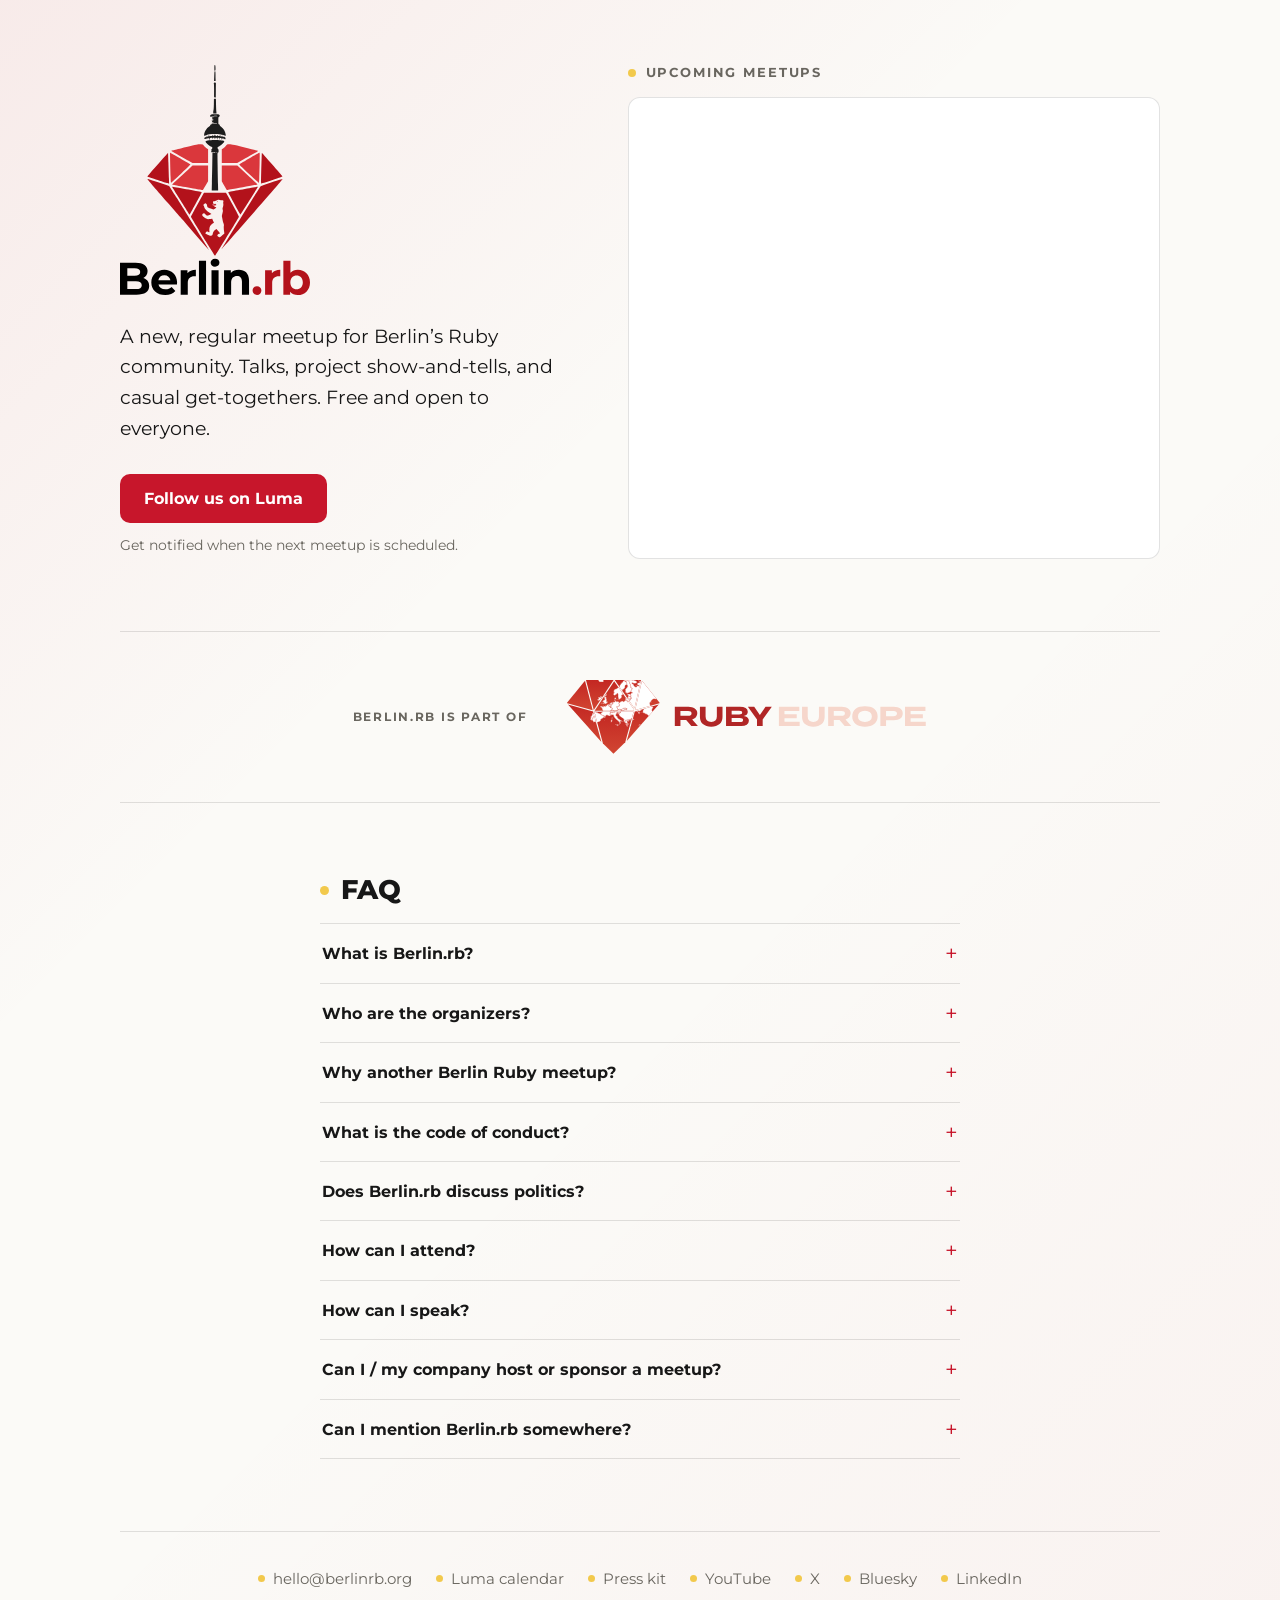
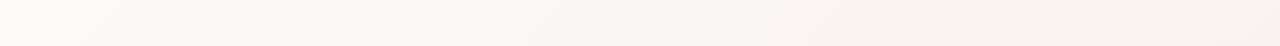
<file: index.html>
<!doctype html>
<html lang="en">
  <head>
    <meta charset="utf-8">
    <meta name="viewport" content="width=device-width, initial-scale=1">
    <title>Berlin.rb &middot; Ruby Meetup for the Berlin Ruby Community</title>
    <meta name="description" content="Berlin.rb is a regular Ruby meetup for the Berlin Ruby community. Talks, project show-and-tells, and casual get-togethers. Free and open to everyone.">
    <link rel="canonical" href="https://berlinrb.org/">
    <meta name="theme-color" content="#fbfaf7">
    <link rel="icon" href="assets/logo.svg" type="image/svg+xml">
    <link rel="apple-touch-icon" href="assets/apple-touch-icon.png">

    <meta property="og:type" content="website">
    <meta property="og:site_name" content="Berlin.rb">
    <meta property="og:locale" content="en_GB">
    <meta property="og:url" content="https://berlinrb.org/">
    <meta property="og:title" content="Berlin.rb &middot; Ruby Meetup for the Berlin Ruby Community">
    <meta property="og:description" content="Berlin.rb is a regular Ruby meetup for the Berlin Ruby community. Talks, project show-and-tells, and casual get-togethers. Free and open to everyone.">
    <meta property="og:image" content="https://berlinrb.org/assets/og.png">
    <meta property="og:image:type" content="image/png">
    <meta property="og:image:width" content="1200">
    <meta property="og:image:height" content="630">
    <meta property="og:image:alt" content="Berlin.rb: Ruby meetup for the Berlin Ruby community">

    <meta name="twitter:card" content="summary_large_image">
    <meta name="twitter:site" content="@berlinrb_org">
    <meta name="twitter:title" content="Berlin.rb &middot; Ruby Meetup for the Berlin Ruby Community">
    <meta name="twitter:description" content="Berlin.rb is a regular Ruby meetup for the Berlin Ruby community. Talks, project show-and-tells, and casual get-togethers. Free and open to everyone.">
    <meta name="twitter:image" content="https://berlinrb.org/assets/og.png">
    <meta name="twitter:image:alt" content="Berlin.rb: Ruby meetup for the Berlin Ruby community">
    <!-- Privacy-friendly analytics by Plausible -->
    <script async src="https://stats.paolino.me/js/pa-qYMtzApqYH7-B10ozGrEh.js"></script>
    <script>
      window.plausible=window.plausible||function(){(plausible.q=plausible.q||[]).push(arguments)},plausible.init=plausible.init||function(i){plausible.o=i||{}};
      plausible.init()
    </script>
    <link rel="preconnect" href="https://luma.com">
    <link rel="preconnect" href="https://fonts.googleapis.com">
    <link rel="preconnect" href="https://fonts.gstatic.com" crossorigin>
    <link href="https://fonts.googleapis.com/css2?family=Montserrat:wght@400;700;800&amp;display=swap" rel="stylesheet">
    <link rel="stylesheet" href="styles.css">
    <script type="application/ld+json">
    {
      "@context": "https://schema.org",
      "@graph": [
        {
          "@type": "Organization",
          "@id": "https://berlinrb.org/#organization",
          "name": "Berlin.rb",
          "alternateName": [
            "Berlin Ruby Meetup",
            "Berlin Ruby Community",
            "BerlinRB"
          ],
          "url": "https://berlinrb.org/",
          "description": "Berlin.rb is a regular Ruby meetup for the Berlin Ruby community. Talks, project show-and-tells, and casual get-togethers. Free and open to everyone.",
          "email": "hello@berlinrb.org",
          "logo": {
            "@type": "ImageObject",
            "url": "https://berlinrb.org/assets/logo.png",
            "width": 1200,
            "height": 1451
          },
          "image": "https://berlinrb.org/assets/og.png",
          "knowsAbout": [
            "Ruby",
            "Ruby on Rails",
            "Ruby programming language"
          ],
          "areaServed": {
            "@type": "City",
            "name": "Berlin",
            "address": {
              "@type": "PostalAddress",
              "addressLocality": "Berlin",
              "addressCountry": "DE"
            }
          },
          "sameAs": [
            "https://luma.com/berlinrb",
            "https://www.youtube.com/@berlinrb_org",
            "https://x.com/berlinrb_org",
            "https://bsky.app/profile/berlinrb.bsky.social",
            "https://www.linkedin.com/company/berlinrb"
          ]
        },
        {
          "@type": "WebSite",
          "@id": "https://berlinrb.org/#website",
          "url": "https://berlinrb.org/",
          "name": "Berlin.rb",
          "description": "Berlin.rb is a regular Ruby meetup for the Berlin Ruby community. Talks, project show-and-tells, and casual get-togethers. Free and open to everyone.",
          "inLanguage": "en",
          "publisher": {
            "@id": "https://berlinrb.org/#organization"
          }
        },
        {
          "@type": "FAQPage",
          "@id": "https://berlinrb.org/#faq",
          "url": "https://berlinrb.org/#faq",
          "name": "Berlin.rb · Ruby Meetup for the Berlin Ruby Community",
          "isPartOf": {
            "@id": "https://berlinrb.org/#website"
          },
          "about": {
            "@id": "https://berlinrb.org/#organization"
          },
          "inLanguage": "en",
          "mainEntity": [
            {
              "@type": "Question",
              "name": "What is Berlin.rb?",
              "acceptedAnswer": {
                "@type": "Answer",
                "text": "Berlin.rb is a new, regular meetup for people who work with or are interested in Ruby, based in Berlin. We host talks, project show-and-tells, and casual get-togethers for the local Ruby community."
              }
            },
            {
              "@type": "Question",
              "name": "Who are the organizers?",
              "acceptedAnswer": {
                "@type": "Answer",
                "text": "Berlin.rb is organized by Carmine Paolino, Riko Tertsch, Manuel Meurer, Viktor Schmidt, Mikita Pridorozhko, Stephen Margheim, Olga Borzenko, Chikahiro Tokoro, Leon Entrup, and Emma Rünzel."
              }
            },
            {
              "@type": "Question",
              "name": "Why another Berlin Ruby meetup?",
              "acceptedAnswer": {
                "@type": "Answer",
                "text": "Berlin already has a great, long-running official Ruby User Group, and we are big fans of what they do. But Berlin's Ruby community is large, and we believe the city can support more regular Ruby events again. With Berlin.rb, we want to create more opportunities for people working with (or simply curious about) Ruby to meet up, give talks, share what they are building, and spend time together."
              }
            },
            {
              "@type": "Question",
              "name": "What is the code of conduct?",
              "acceptedAnswer": {
                "@type": "Answer",
                "text": "Berlin.rb adopts the Ruby Community Conduct Guideline. It applies equally to attendees and organizers in our official channels and shared event spaces. Be tolerant of opposing views, avoid personal attacks and disparaging remarks, assume good intentions, and do not harass others. Anyone asked to stop unacceptable or disruptive behaviour is expected to comply. Organizers may ask anyone who does not comply to leave an event or official channel. If you experience or witness concerning conduct at a Berlin.rb event, tell an organizer in person or email hello@berlinrb.org."
              }
            },
            {
              "@type": "Question",
              "name": "Does Berlin.rb discuss politics?",
              "acceptedAnswer": {
                "@type": "Answer",
                "text": "Berlin.rb is a Ruby meetup, not a political forum. We take no political or ideological positions, and political discussions are not permitted in our official channels or shared event spaces. This includes controversies involving people or companies from the Ruby community. Nobody is required to demonstrate political alignment to participate. We care about people's interest in Ruby and their conduct towards others."
              }
            },
            {
              "@type": "Question",
              "name": "How can I attend?",
              "acceptedAnswer": {
                "@type": "Answer",
                "text": "Our meetups are free and open to anyone interested in Ruby, regardless of experience level. We use Luma to manage our meetups. Follow our Luma calendar at luma.com/berlinrb to be notified when a meetup is scheduled. We aim to choose wheelchair accessible venues for our meetups. If a meetup's accessibility is not mentioned in the description, just reach out beforehand and we will do what we can to make sure you are accommodated."
              }
            },
            {
              "@type": "Question",
              "name": "How can I speak at Berlin.rb?",
              "acceptedAnswer": {
                "@type": "Answer",
                "text": "We are always looking for speakers, whether it is a deep technical talk, a lightning talk about something you built, or a lessons learned story. Reach out to hello@berlinrb.org with a short pitch (a sentence or two is enough) and we will get back to you."
              }
            },
            {
              "@type": "Question",
              "name": "Can I or my company host or sponsor a meetup?",
              "acceptedAnswer": {
                "@type": "Answer",
                "text": "Yes. We are always looking for companies to host, by providing a space for an evening meetup of talks and mingling, and to sponsor, by supporting food, drinks, swag, or other costs, which helps us keep Berlin.rb free and welcoming for everyone. Get in touch at hello@berlinrb.org if you are interested in either."
              }
            },
            {
              "@type": "Question",
              "name": "Can I mention Berlin.rb somewhere?",
              "acceptedAnswer": {
                "@type": "Answer",
                "text": "Please do. Our press kit at berlinrb.org/press has the logo in every format we have, a short description you can paste into a newsletter, a slide, or a Slack message without editing, and the facts that stay the same from month to month."
              }
            }
          ]
        }
      ]
    }
    </script>
  </head>
  <body>
    <main>
      <section class="hero">
        <div class="intro">
          <h1 class="mark"><img class="logo" src="assets/logo.svg" alt="Berlin.rb" width="666" height="805"><span class="visually-hidden">Ruby meetup for the Berlin Ruby community</span></h1>
          <p class="lead">A new, regular meetup for Berlin&rsquo;s Ruby community. Talks, project show-and-tells, and casual get-togethers. Free and open to everyone.</p>
          <div class="actions">
            <a class="button" href="https://luma.com/berlinrb">Follow us on Luma</a>
            <p class="hint">Get notified when the next meetup is scheduled.</p>
          </div>
        </div>

        <div class="events" id="events" aria-labelledby="events-title">
          <h2 class="eyebrow" id="events-title">Upcoming meetups</h2>
          <div class="calendar">
            <iframe
              src="https://luma.com/embed/calendar/cal-21caVAhECUCuGR6/events"
              title="Berlin.rb events calendar on Luma"
              loading="lazy"
              allowfullscreen=""
              aria-hidden="false"
              tabindex="0"
            ></iframe>
          </div>
        </div>
      </section>

      <section class="network" aria-label="Community network">
        <a class="ruby-europe-banner" href="https://rubyeurope.com/" aria-label="Berlin.rb is part of Ruby Europe. Visit Ruby Europe.">
          <span class="ruby-europe-label">Berlin.rb is part of</span>
          <img src="assets/ruby-europe-logo.svg" alt="Ruby Europe" width="829" height="172">
        </a>
      </section>

      <section id="faq" aria-labelledby="faq-title">
        <h2 id="faq-title">FAQ</h2>
        <div class="faq">
          <details>
            <summary>What is Berlin.rb?</summary>
            <div class="answer">
              <p>Berlin.rb is a new, regular meetup for people who work with or are interested in Ruby, based in Berlin. We host talks, project show-and-tells, and casual get-togethers for the local Ruby community.</p>
            </div>
          </details>

          <details>
            <summary>Who are the organizers?</summary>
            <div class="answer">
              <p>Berlin.rb is organized by:</p>
              <ul class="organizers">
                <li><a href="https://paolino.me">Carmine Paolino</a></li>
                <li><a href="https://www.linkedin.com/in/riko-tertsch-2579772/">Riko Tertsch</a></li>
                <li><a href="https://manuelmeurer.com">Manuel Meurer</a></li>
                <li><a href="https://www.linkedin.com/in/viktorianer">Viktor Schmidt</a></li>
                <li><a href="https://www.linkedin.com/in/nplusp/">Mikita Pridorozhko</a></li>
                <li><a href="https://fractaledmind.com">Stephen Margheim</a></li>
                <li>Olga Borzenko</li>
                <li><a href="https://chikahirotokoro.com">Chikahiro Tokoro</a></li>
                <li><a href="https://www.linkedin.com/in/leonentrup/">Leon Entrup</a></li>
                <li><a href="https://www.linkedin.com/in/emmvs/">Emma Rünzel</a></li>
              </ul>
            </div>
          </details>

          <details>
            <summary>Why another Berlin Ruby meetup?</summary>
            <div class="answer">
              <p>Berlin already has a great, long-running official Ruby User Group, and we&rsquo;re big fans of what they do. But Berlin&rsquo;s Ruby community is large, and we believe the city can support more regular Ruby events again. With Berlin.rb, we want to create more opportunities for people working with (or simply curious about) Ruby to meet up, give talks, share what they&rsquo;re building, and spend time together.</p>
            </div>
          </details>

          <details id="code-of-conduct">
            <summary>What is the code of conduct?</summary>
            <div class="answer">
              <p>Berlin.rb adopts the <a href="https://www.ruby-lang.org/en/conduct/">Ruby Community Conduct Guideline</a>. It applies equally to attendees and organizers in our official channels and shared event spaces.</p>
              <p>Be tolerant of opposing views, avoid personal attacks and disparaging remarks, assume good intentions, and do not harass others. Anyone asked to stop unacceptable or disruptive behaviour is expected to comply. Organizers may ask anyone who does not comply to leave an event or official channel.</p>
              <p>If you experience or witness concerning conduct at a Berlin.rb event, tell an organizer in person or email <a href="mailto:hello@berlinrb.org">hello@berlinrb.org</a>. Reports of harassment or specific incidents will be heard and addressed; they are not considered political debate.</p>
            </div>
          </details>

          <details>
            <summary>Does Berlin.rb discuss politics?</summary>
            <div class="answer">
              <p>Berlin.rb is a Ruby meetup, not a political forum. We take no political or ideological positions, and political discussions are not permitted in our official channels or shared event spaces. This includes controversies involving people or companies from the Ruby community.</p>
              <p>Nobody is required to demonstrate political alignment to participate. We care about people&rsquo;s interest in Ruby and their conduct towards others.</p>
            </div>
          </details>

          <details>
            <summary>How can I attend?</summary>
            <div class="answer">
              <p>Our meetups are free and open to anyone interested in Ruby, regardless of experience level.</p>
              <p>We use Luma to manage our meetups. Follow our <a href="https://luma.com/berlinrb">Luma calendar</a> to be notified when a meetup is scheduled.</p>
              <p>We aim to choose wheelchair accessible venues for our meetups. If a meetup&rsquo;s accessibility isn&rsquo;t mentioned in the description, just reach out beforehand and we&rsquo;ll do what we can to make sure you&rsquo;re accommodated.</p>
            </div>
          </details>

          <details>
            <summary>How can I speak?</summary>
            <div class="answer">
              <p>We&rsquo;re always looking for speakers, whether it&rsquo;s a deep technical talk, a lightning talk about something you built, or a &ldquo;lessons learned&rdquo; story. Reach out to <a href="mailto:hello@berlinrb.org">hello@berlinrb.org</a> with a short pitch (a sentence or two is enough) and we&rsquo;ll get back to you.</p>
            </div>
          </details>

          <details>
            <summary>Can I / my company host or sponsor a meetup?</summary>
            <div class="answer">
              <p>Yes, and we&rsquo;d love to hear from you! We&rsquo;re always looking for companies to:</p>
              <ul>
                <li><strong>Host:</strong> provide a space for an evening meetup (talks + mingling).</li>
                <li><strong>Sponsor:</strong> support food, drinks, swag, or other costs, which helps us keep Berlin.rb free and welcoming for everyone.</li>
              </ul>
              <p>Get in touch at <a href="mailto:hello@berlinrb.org">hello@berlinrb.org</a> if you&rsquo;re interested in either.</p>
            </div>
          </details>

          <details>
            <summary>Can I mention Berlin.rb somewhere?</summary>
            <div class="answer">
              <p>Please do. Our <a href="press/">press kit</a> has the logo in every format we have, a short description you can paste into a newsletter, a slide, or a Slack message without editing, and the facts that stay the same from month to month.</p>
            </div>
          </details>
        </div>
      </section>

      <footer class="footer">
        <a href="mailto:hello@berlinrb.org">hello@berlinrb.org</a>
        <a href="https://luma.com/berlinrb">Luma calendar</a>
        <a href="press/">Press kit</a>
        <a href="https://www.youtube.com/@berlinrb_org">YouTube</a>
        <a href="https://x.com/berlinrb_org">X</a>
        <a href="https://bsky.app/profile/berlinrb.bsky.social">Bluesky</a>
        <a href="https://www.linkedin.com/company/berlinrb">LinkedIn</a>
      </footer>
    </main>
  </body>
</html>
</file>
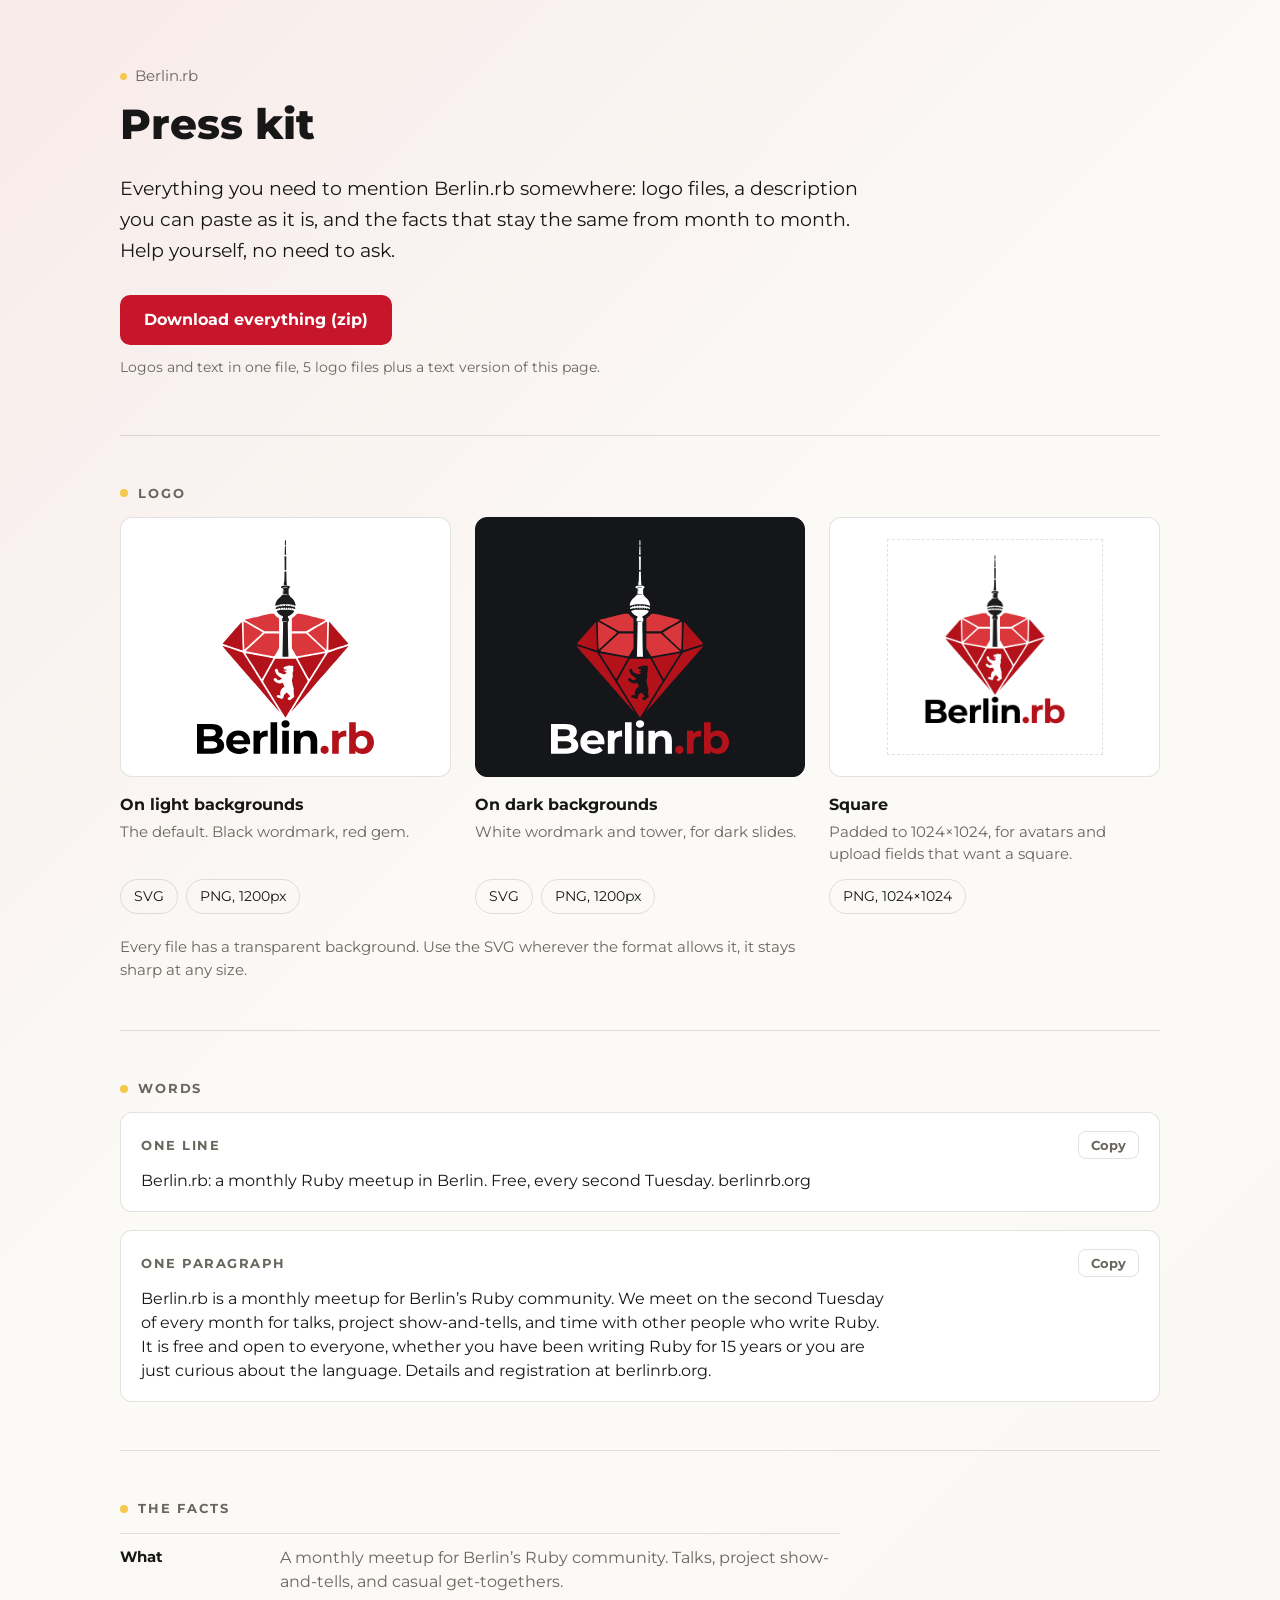
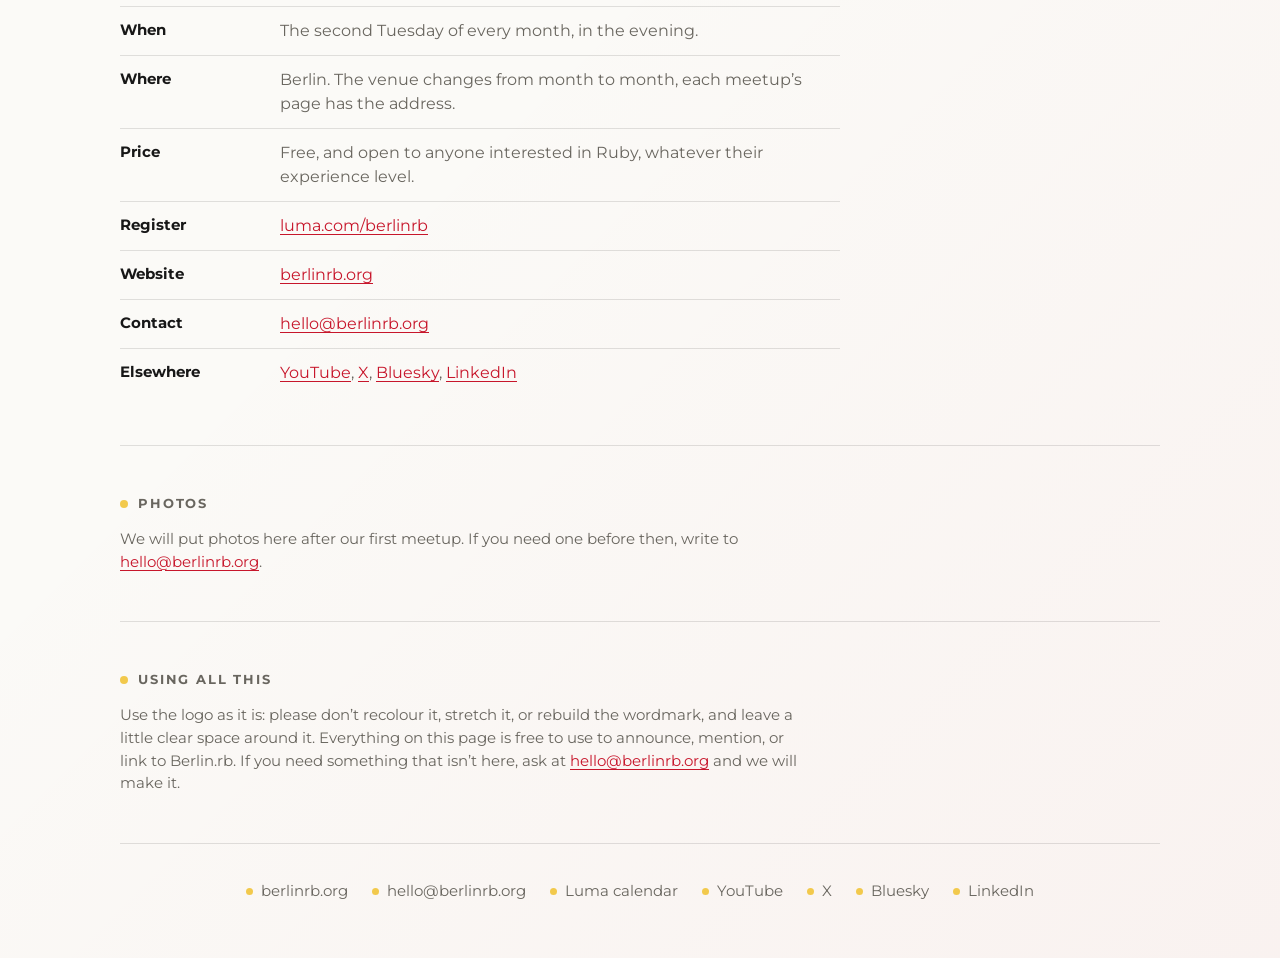
<file: press/index.html>
<!doctype html>
<html lang="en">
  <head>
    <meta charset="utf-8">
    <meta name="viewport" content="width=device-width, initial-scale=1">
    <title>Berlin.rb Press Kit &middot; Logos, Description, and Facts</title>
    <meta name="description" content="Logo files, a description you can paste as it is, and the standing facts about Berlin.rb, the monthly Ruby meetup for the Berlin Ruby community.">
    <link rel="canonical" href="https://berlinrb.org/press/">
    <meta name="theme-color" content="#fbfaf7">
    <link rel="icon" href="../assets/logo.svg" type="image/svg+xml">
    <link rel="apple-touch-icon" href="../assets/apple-touch-icon.png">

    <meta property="og:type" content="website">
    <meta property="og:site_name" content="Berlin.rb">
    <meta property="og:locale" content="en_GB">
    <meta property="og:url" content="https://berlinrb.org/press/">
    <meta property="og:title" content="Berlin.rb Press Kit &middot; Logos, Description, and Facts">
    <meta property="og:description" content="Logo files, a description you can paste as it is, and the standing facts about Berlin.rb, the monthly Ruby meetup for the Berlin Ruby community.">
    <meta property="og:image" content="https://berlinrb.org/assets/og.png">
    <meta property="og:image:type" content="image/png">
    <meta property="og:image:width" content="1200">
    <meta property="og:image:height" content="630">
    <meta property="og:image:alt" content="Berlin.rb: Ruby meetup for the Berlin Ruby community">

    <meta name="twitter:card" content="summary_large_image">
    <meta name="twitter:site" content="@berlinrb_org">
    <meta name="twitter:title" content="Berlin.rb Press Kit &middot; Logos, Description, and Facts">
    <meta name="twitter:description" content="Logo files, a description you can paste as it is, and the standing facts about Berlin.rb, the monthly Ruby meetup for the Berlin Ruby community.">
    <meta name="twitter:image" content="https://berlinrb.org/assets/og.png">
    <meta name="twitter:image:alt" content="Berlin.rb: Ruby meetup for the Berlin Ruby community">
    <!-- Privacy-friendly analytics by Plausible -->
    <script async src="https://stats.paolino.me/js/pa-qYMtzApqYH7-B10ozGrEh.js"></script>
    <script>
      window.plausible=window.plausible||function(){(plausible.q=plausible.q||[]).push(arguments)},plausible.init=plausible.init||function(i){plausible.o=i||{}};
      plausible.init()
    </script>
    <link rel="preconnect" href="https://fonts.googleapis.com">
    <link rel="preconnect" href="https://fonts.gstatic.com" crossorigin>
    <link href="https://fonts.googleapis.com/css2?family=Montserrat:wght@400;700;800&amp;display=swap" rel="stylesheet">
    <link rel="stylesheet" href="../styles.css">
    <script type="application/ld+json">
    {
      "@context": "https://schema.org",
      "@graph": [
        {
          "@type": "WebPage",
          "@id": "https://berlinrb.org/press/#webpage",
          "url": "https://berlinrb.org/press/",
          "name": "Berlin.rb Press Kit · Logos, Description, and Facts",
          "description": "Logo files, a description you can paste as it is, and the standing facts about Berlin.rb, the monthly Ruby meetup for the Berlin Ruby community.",
          "inLanguage": "en",
          "isPartOf": {
            "@id": "https://berlinrb.org/#website"
          },
          "about": {
            "@id": "https://berlinrb.org/#organization"
          },
          "primaryImageOfPage": {
            "@type": "ImageObject",
            "url": "https://berlinrb.org/assets/og.png",
            "width": 1200,
            "height": 630
          },
          "breadcrumb": {
            "@id": "https://berlinrb.org/press/#breadcrumb"
          }
        },
        {
          "@type": "BreadcrumbList",
          "@id": "https://berlinrb.org/press/#breadcrumb",
          "itemListElement": [
            {
              "@type": "ListItem",
              "position": 1,
              "name": "Berlin.rb",
              "item": "https://berlinrb.org/"
            },
            {
              "@type": "ListItem",
              "position": 2,
              "name": "Press kit"
            }
          ]
        }
      ]
    }
    </script>
  </head>
  <body>
    <main>
      <section class="press-hero">
        <a class="back" href="../">Berlin.rb</a>
        <h1>Press kit</h1>
        <p class="lead">Everything you need to mention Berlin.rb somewhere: logo files, a description you can paste as it is, and the facts that stay the same from month to month. Help yourself, no need to ask.</p>
        <div class="actions">
          <a class="button" href="berlinrb-press-kit.zip">Download everything (zip)</a>
          <p class="hint">Logos and text in one file, 5&nbsp;logo files plus a text version of this page.</p>
        </div>
      </section>

      <section class="press-section" aria-labelledby="logo-title">
        <h2 class="eyebrow" id="logo-title">Logo</h2>
        <div class="logo-grid">
          <div class="logo-card">
            <div class="preview preview-light">
              <img src="../assets/logo.svg" alt="Berlin.rb logo on a light background">
            </div>
            <h3>On light backgrounds</h3>
            <p>The default. Black wordmark, red gem.</p>
            <p class="downloads"><a href="../assets/logo.svg">SVG</a> <a href="../assets/logo.png">PNG, 1200px</a></p>
          </div>

          <div class="logo-card">
            <div class="preview preview-dark">
              <img src="../assets/logo-dark.svg" alt="Berlin.rb logo on a dark background">
            </div>
            <h3>On dark backgrounds</h3>
            <p>White wordmark and tower, for dark slides.</p>
            <p class="downloads"><a href="../assets/logo-dark.svg">SVG</a> <a href="../assets/logo-dark.png">PNG, 1200px</a></p>
          </div>

          <div class="logo-card">
            <div class="preview preview-square">
              <img src="../assets/logo-square.png" alt="Berlin.rb logo centred in a square with padding">
            </div>
            <h3>Square</h3>
            <p>Padded to 1024&times;1024, for avatars and upload fields that want a square.</p>
            <p class="downloads"><a href="../assets/logo-square.png">PNG, 1024&times;1024</a></p>
          </div>
        </div>
        <p class="note">Every file has a transparent background. Use the SVG wherever the format allows it, it stays sharp at any size.</p>
      </section>

      <section class="press-section" aria-labelledby="words-title">
        <h2 class="eyebrow" id="words-title">Words</h2>

        <div class="copyblock">
          <div class="copyblock-head">
            <h3>One line</h3>
            <button class="copy" type="button" data-copy="one-line" hidden>Copy</button>
          </div>
          <p id="one-line">Berlin.rb: a monthly Ruby meetup in Berlin. Free, every second Tuesday. berlinrb.org</p>
        </div>

        <div class="copyblock">
          <div class="copyblock-head">
            <h3>One paragraph</h3>
            <button class="copy" type="button" data-copy="one-paragraph" hidden>Copy</button>
          </div>
          <p id="one-paragraph">Berlin.rb is a monthly meetup for Berlin&rsquo;s Ruby community. We meet on the second Tuesday of every month for talks, project show-and-tells, and time with other people who write Ruby. It is free and open to everyone, whether you have been writing Ruby for 15 years or you are just curious about the language. Details and registration at berlinrb.org.</p>
        </div>
      </section>

      <section class="press-section" aria-labelledby="facts-title">
        <h2 class="eyebrow" id="facts-title">The facts</h2>
        <dl class="facts">
          <dt>What</dt>
          <dd>A monthly meetup for Berlin&rsquo;s Ruby community. Talks, project show-and-tells, and casual get-togethers.</dd>

          <dt>When</dt>
          <dd>The second Tuesday of every month, in the evening.</dd>

          <dt>Where</dt>
          <dd>Berlin. The venue changes from month to month, each meetup&rsquo;s page has the address.</dd>

          <dt>Price</dt>
          <dd>Free, and open to anyone interested in Ruby, whatever their experience level.</dd>

          <dt>Register</dt>
          <dd><a href="https://luma.com/berlinrb">luma.com/berlinrb</a></dd>

          <dt>Website</dt>
          <dd><a href="https://berlinrb.org">berlinrb.org</a></dd>

          <dt>Contact</dt>
          <dd><a href="mailto:hello@berlinrb.org">hello@berlinrb.org</a></dd>

          <dt>Elsewhere</dt>
          <dd><a href="https://www.youtube.com/@berlinrb_org">YouTube</a>, <a href="https://x.com/berlinrb_org">X</a>, <a href="https://bsky.app/profile/berlinrb.bsky.social">Bluesky</a>, <a href="https://www.linkedin.com/company/berlinrb">LinkedIn</a></dd>
        </dl>
      </section>

      <section class="press-section" aria-labelledby="photos-title">
        <h2 class="eyebrow" id="photos-title">Photos</h2>
        <p class="note">We will put photos here after our first meetup. If you need one before then, write to <a href="mailto:hello@berlinrb.org">hello@berlinrb.org</a>.</p>
      </section>

      <section class="press-section" aria-labelledby="using-title">
        <h2 class="eyebrow" id="using-title">Using all this</h2>
        <p class="note">Use the logo as it is: please don&rsquo;t recolour it, stretch it, or rebuild the wordmark, and leave a little clear space around it. Everything on this page is free to use to announce, mention, or link to Berlin.rb. If you need something that isn&rsquo;t here, ask at <a href="mailto:hello@berlinrb.org">hello@berlinrb.org</a> and we will make it.</p>
      </section>

      <footer class="footer">
        <a href="../">berlinrb.org</a>
        <a href="mailto:hello@berlinrb.org">hello@berlinrb.org</a>
        <a href="https://luma.com/berlinrb">Luma calendar</a>
        <a href="https://www.youtube.com/@berlinrb_org">YouTube</a>
        <a href="https://x.com/berlinrb_org">X</a>
        <a href="https://bsky.app/profile/berlinrb.bsky.social">Bluesky</a>
        <a href="https://www.linkedin.com/company/berlinrb">LinkedIn</a>
      </footer>
    </main>
    <script>
      document.querySelectorAll(".copy").forEach(function (button) {
        button.hidden = false;
        button.addEventListener("click", function () {
          var text = document.getElementById(button.dataset.copy).textContent.trim();
          navigator.clipboard.writeText(text).then(function () {
            button.textContent = "Copied";
            setTimeout(function () { button.textContent = "Copy"; }, 2000);
          });
        });
      });
    </script>
  </body>
</html>
</file>
<file: styles.css>
:root {
  color-scheme: light;
  --ink: #171717;
  --muted: #69665f;
  --paper: #fbfaf7;
  --ruby: #c7162b;
  --ruby-deep: #a91224;
  --gold: #f2c94c;
  --line: rgba(23, 23, 23, 0.12);
}

* {
  box-sizing: border-box;
}

html,
body {
  min-height: 100%;
}

html {
  scroll-behavior: smooth;
}

body {
  margin: 0;
  display: grid;
  min-height: 100vh;
  place-items: start center;
  background-color: var(--paper);
  background-image:
    linear-gradient(135deg, rgba(199, 22, 43, 0.065), transparent 36%),
    linear-gradient(315deg, rgba(199, 22, 43, 0.035), transparent 44%);
  background-repeat: no-repeat;
  color: var(--ink);
  font-family:
    "Montserrat", ui-sans-serif, system-ui, -apple-system, BlinkMacSystemFont,
    "Segoe UI", sans-serif;
  line-height: 1.5;
}

main {
  width: min(100% - 48px, 1040px);
  padding: clamp(44px, 7vh, 72px) 0 56px;
}

a {
  color: var(--ruby);
  text-decoration: underline;
  text-decoration-thickness: 1px;
  text-underline-offset: 3px;
}

a:hover {
  text-decoration-thickness: 2px;
}

/* Text that belongs to the document but not on the screen */

.visually-hidden {
  position: absolute;
  width: 1px;
  height: 1px;
  margin: -1px;
  padding: 0;
  overflow: hidden;
  clip-path: inset(50%);
  white-space: nowrap;
  border: 0;
}

/* Hero: identity + events, side by side */

.hero {
  display: grid;
  grid-template-columns: minmax(0, 5fr) minmax(0, 6fr);
  gap: clamp(36px, 5vw, 72px);
  align-items: center;
  border-bottom: 1px solid var(--line);
  padding-bottom: clamp(44px, 7vw, 72px);
}

.mark {
  margin: 0;
}

.logo {
  display: block;
  width: min(190px, 52vw);
  height: auto;
}

.lead {
  margin: 26px 0 0;
  max-width: 44ch;
  font-size: clamp(1.05rem, 1.5vw, 1.25rem);
  line-height: 1.6;
}

.actions {
  margin-top: 30px;
}

.button {
  display: inline-block;
  background: var(--ruby);
  color: #fff;
  font-weight: 700;
  font-size: 0.98rem;
  padding: 13px 24px;
  border-radius: 10px;
  text-decoration: none;
}

.button:hover {
  background: var(--ruby-deep);
  text-decoration: none;
}

.hint {
  margin: 12px 0 0;
  color: var(--muted);
  font-size: 0.9rem;
}

.eyebrow {
  display: flex;
  align-items: center;
  gap: 10px;
  margin: 0 0 14px;
  color: var(--muted);
  font-size: 0.82rem;
  font-weight: 700;
  letter-spacing: 0.14em;
  text-transform: uppercase;
}

.eyebrow::before {
  width: 8px;
  height: 8px;
  border-radius: 50%;
  background: var(--gold);
  content: "";
}

.calendar {
  overflow: hidden;
  border: 1px solid var(--line);
  border-radius: 12px;
  background: #fff;
}

.calendar iframe {
  display: block;
  width: 100%;
  height: 460px;
  border: 0;
}

/* Community network */

.network {
  border-bottom: 1px solid var(--line);
  padding: clamp(28px, 4vw, 40px) 0;
}

.ruby-europe-banner {
  display: flex;
  align-items: center;
  justify-content: center;
  gap: clamp(20px, 4vw, 40px);
  padding: 8px 0;
  color: var(--ink);
  text-decoration: none;
}

.ruby-europe-banner:focus-visible {
  outline: 3px solid rgba(199, 22, 43, 0.3);
  outline-offset: 4px;
}

.ruby-europe-label {
  flex: none;
  color: var(--muted);
  font-size: 0.78rem;
  font-weight: 700;
  letter-spacing: 0.14em;
  text-transform: uppercase;
}

.ruby-europe-banner img {
  display: block;
  width: min(42vw, 360px);
  height: auto;
}

/* FAQ */

#faq {
  border-bottom: 1px solid var(--line);
  padding: clamp(44px, 7vw, 72px) 0;
}

#faq h2 {
  display: flex;
  align-items: center;
  gap: 12px;
  margin: 0 auto 18px;
  max-width: 640px;
  font-size: clamp(1.4rem, 3vw, 1.7rem);
  font-weight: 800;
  line-height: 1.1;
}

#faq h2::before {
  width: 9px;
  height: 9px;
  border-radius: 50%;
  background: var(--gold);
  content: "";
}

.faq {
  max-width: 640px;
  margin-inline: auto;
  border-top: 1px solid var(--line);
}

.faq details {
  border-bottom: 1px solid var(--line);
}

.faq summary {
  display: flex;
  align-items: baseline;
  justify-content: space-between;
  gap: 16px;
  padding: 18px 2px;
  font-weight: 700;
  font-size: 1.02rem;
  line-height: 1.35;
  cursor: pointer;
  list-style: none;
}

.faq summary::-webkit-details-marker {
  display: none;
}

.faq summary::after {
  flex: none;
  align-self: center;
  color: var(--ruby);
  font-size: 1.4rem;
  font-weight: 400;
  line-height: 1;
  transition: transform 0.2s ease;
  content: "+";
}

.faq details[open] summary::after {
  transform: rotate(45deg);
}

.faq summary:hover {
  color: var(--ruby);
}

.faq .answer {
  padding: 0 2px 22px;
  color: var(--muted);
}

.faq .answer p {
  margin: 0 0 14px;
}

.faq .answer p:last-child {
  margin-bottom: 0;
}

.faq .answer ul {
  margin: 0 0 14px;
  padding-left: 22px;
}

.faq .answer ul:last-child {
  margin-bottom: 0;
}

.faq .answer li {
  margin-bottom: 6px;
}

.faq .answer strong {
  color: var(--ink);
  font-weight: 700;
}

.faq .organizers {
  columns: 2;
  column-gap: 32px;
}

/* Footer */

.footer {
  display: flex;
  flex-wrap: wrap;
  justify-content: center;
  gap: 10px 24px;
  margin-top: 36px;
  color: var(--muted);
  font-size: 0.92rem;
}

.footer a {
  color: inherit;
  display: inline-flex;
  align-items: center;
  gap: 8px;
  min-width: 0;
  overflow-wrap: anywhere;
  text-decoration: none;
}

.footer a:hover {
  color: var(--ink);
}

.footer a::before {
  width: 7px;
  height: 7px;
  border-radius: 50%;
  background: var(--gold);
  content: "";
}

/* Small screens: stack the hero, center the identity */

@media (max-width: 840px) {
  .hero {
    grid-template-columns: 1fr;
    gap: 40px;
    text-align: center;
  }

  .logo {
    margin-inline: auto;
  }

  .lead {
    margin-inline: auto;
  }

  .hero .eyebrow {
    justify-content: center;
  }

  .calendar iframe {
    height: 420px;
  }

  .ruby-europe-banner {
    flex-direction: column;
    gap: 14px;
  }

  .ruby-europe-banner img {
    width: min(100%, 300px);
  }
}

@media (max-width: 480px) {
  .faq .organizers {
    columns: 1;
  }
}

/* Press kit */

.press-hero {
  border-bottom: 1px solid var(--line);
  padding-bottom: clamp(36px, 5vw, 56px);
}

.press-hero .lead {
  max-width: 58ch;
}

.press-hero h1 {
  margin: 14px 0 0;
  font-size: clamp(1.9rem, 4.5vw, 2.6rem);
  font-weight: 800;
  line-height: 1.1;
}

.back {
  display: inline-flex;
  align-items: center;
  gap: 8px;
  color: var(--muted);
  font-size: 0.92rem;
  text-decoration: none;
}

.back::before {
  width: 7px;
  height: 7px;
  border-radius: 50%;
  background: var(--gold);
  content: "";
}

.back:hover {
  color: var(--ink);
}

.press-section {
  border-bottom: 1px solid var(--line);
  padding: clamp(32px, 5vw, 48px) 0;
}

.logo-grid {
  display: grid;
  grid-template-columns: repeat(auto-fit, minmax(230px, 1fr));
  gap: 24px;
}

.logo-card {
  display: flex;
  flex-direction: column;
}

.logo-card h3 {
  margin: 16px 0 4px;
  font-size: 1rem;
  font-weight: 700;
}

.logo-card p {
  margin: 0;
  color: var(--muted);
  font-size: 0.92rem;
}

.preview {
  display: flex;
  align-items: center;
  justify-content: center;
  height: 260px;
  padding: 22px;
  border: 1px solid var(--line);
  border-radius: 12px;
}

.preview img {
  max-height: 100%;
  max-width: 100%;
}

.preview-light,
.preview-square {
  background: #fff;
}

.preview-dark {
  background: #14161a;
  border-color: #14161a;
}

.preview-square img {
  outline: 1px dashed var(--line);
}

.logo-card .downloads {
  margin-top: auto;
  padding-top: 14px;
}

.downloads {
  display: flex;
  flex-wrap: wrap;
  gap: 8px;
}

.downloads a {
  border: 1px solid var(--line);
  border-radius: 999px;
  padding: 6px 13px;
  color: var(--ink);
  font-size: 0.86rem;
  text-decoration: none;
}

.downloads a:hover {
  border-color: var(--ruby);
  color: var(--ruby);
}

.note {
  margin: 0;
  max-width: 68ch;
  color: var(--muted);
  font-size: 0.95rem;
}

.logo-grid + .note {
  margin-top: 22px;
}

.copyblock {
  margin-top: 18px;
  border: 1px solid var(--line);
  border-radius: 12px;
  background: #fff;
  padding: 18px 20px;
}

.copyblock:first-of-type {
  margin-top: 0;
}

.copyblock-head {
  display: flex;
  align-items: center;
  justify-content: space-between;
  gap: 16px;
  margin-bottom: 10px;
}

.copyblock h3 {
  margin: 0;
  color: var(--muted);
  font-size: 0.8rem;
  font-weight: 700;
  letter-spacing: 0.12em;
  text-transform: uppercase;
}

.copyblock p {
  margin: 0;
  max-width: 68ch;
}

.copy {
  flex: none;
  border: 1px solid var(--line);
  border-radius: 8px;
  background: transparent;
  padding: 5px 12px;
  color: var(--muted);
  font-family: inherit;
  font-size: 0.84rem;
  font-weight: 700;
  cursor: pointer;
}

.copy:hover {
  border-color: var(--ruby);
  color: var(--ruby);
}

.facts {
  display: grid;
  grid-template-columns: 160px minmax(0, 1fr);
  gap: 0;
  margin: 0;
  max-width: 720px;
}

.facts dt {
  padding: 12px 0;
  border-top: 1px solid var(--line);
  font-weight: 700;
  font-size: 0.95rem;
}

.facts dd {
  margin: 0;
  padding: 12px 0;
  border-top: 1px solid var(--line);
  color: var(--muted);
}

@media (max-width: 560px) {
  .facts {
    grid-template-columns: 1fr;
  }

  .facts dt {
    padding-bottom: 0;
  }

  .facts dd {
    padding-top: 4px;
    border-top: 0;
  }
}
</file>
